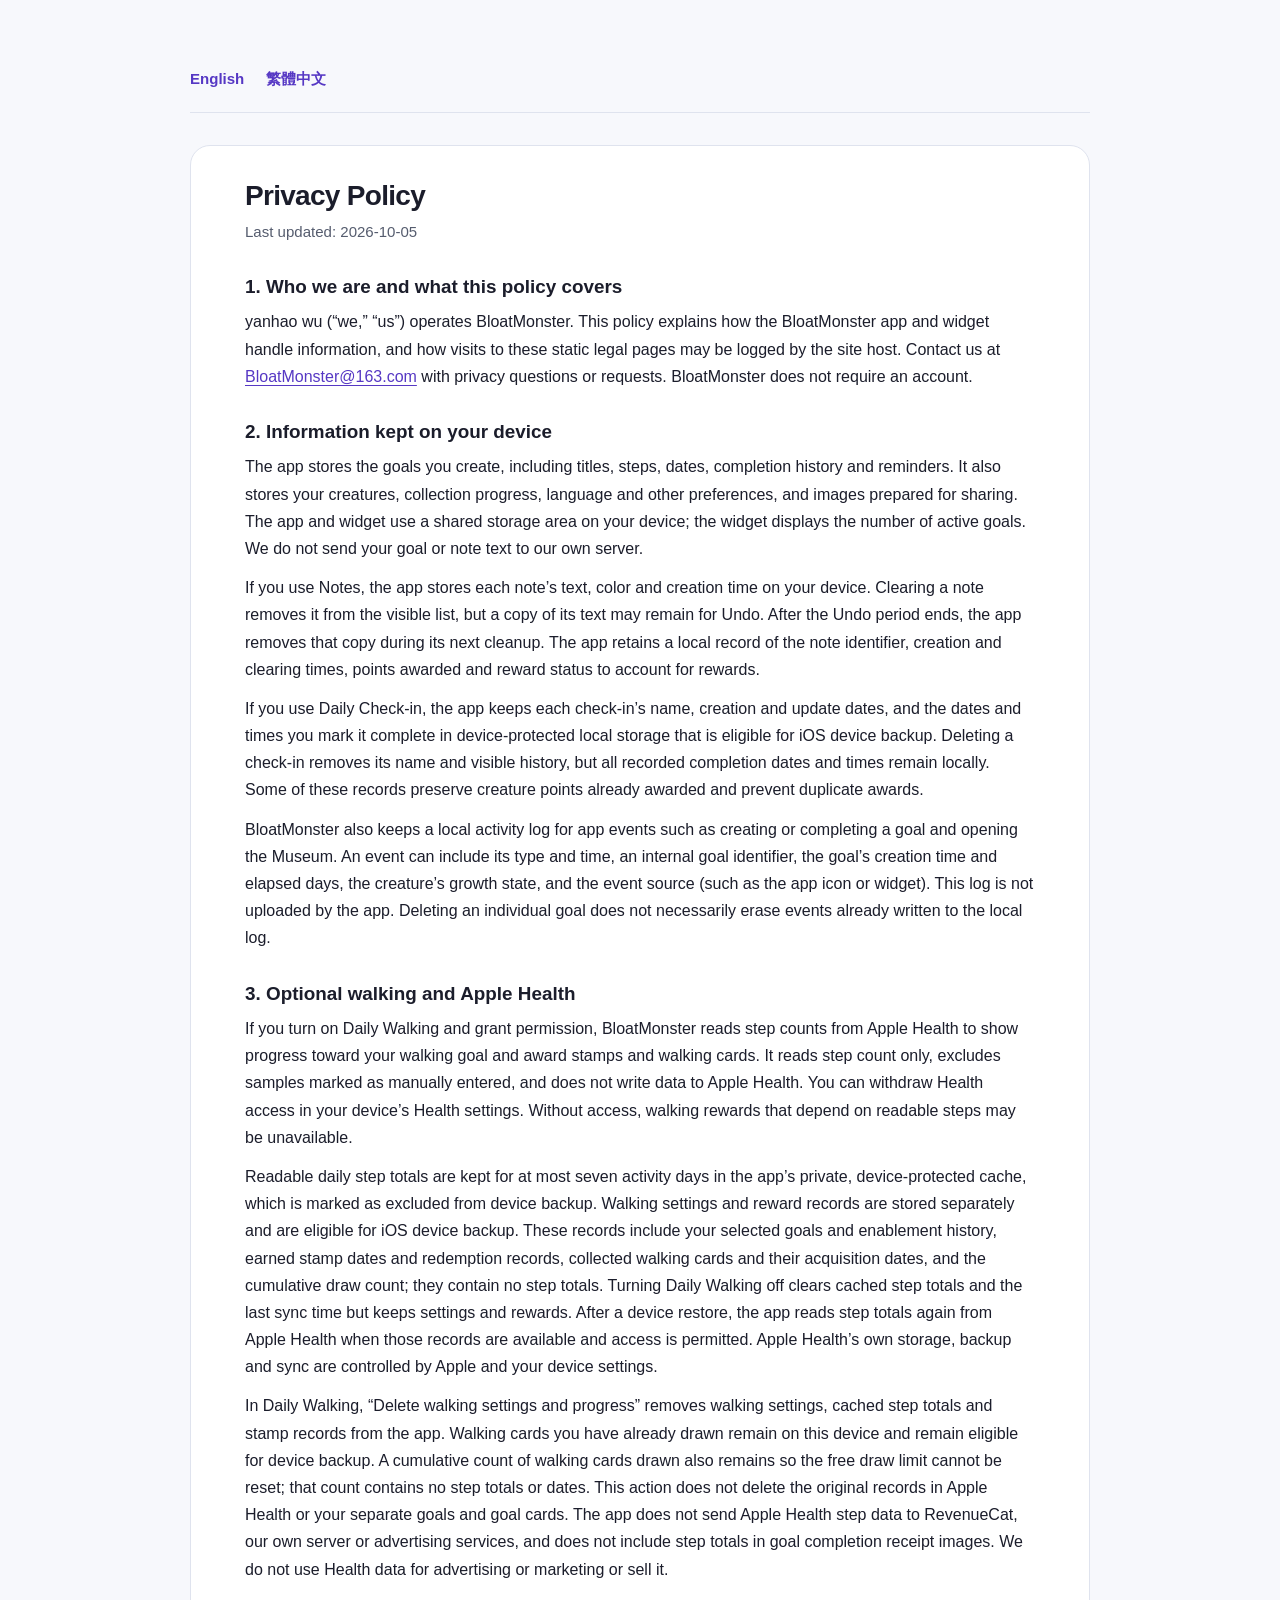
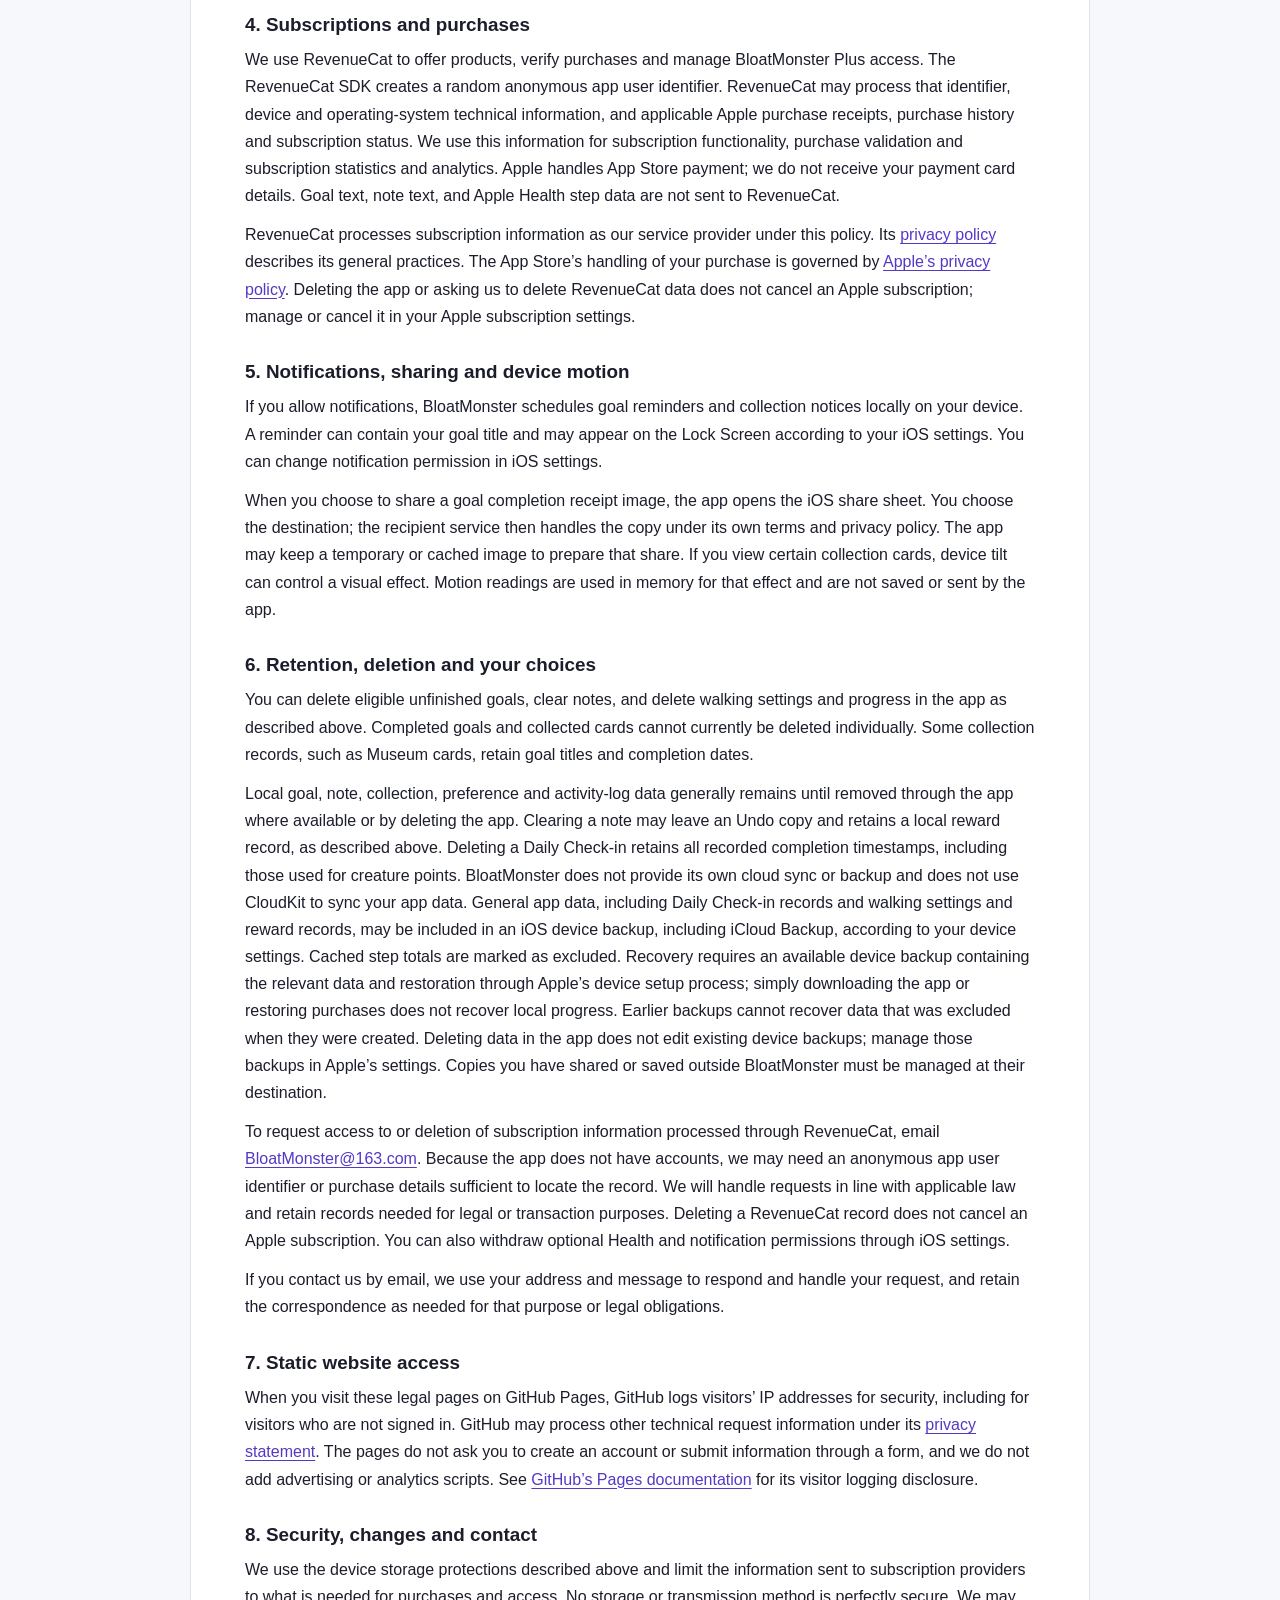
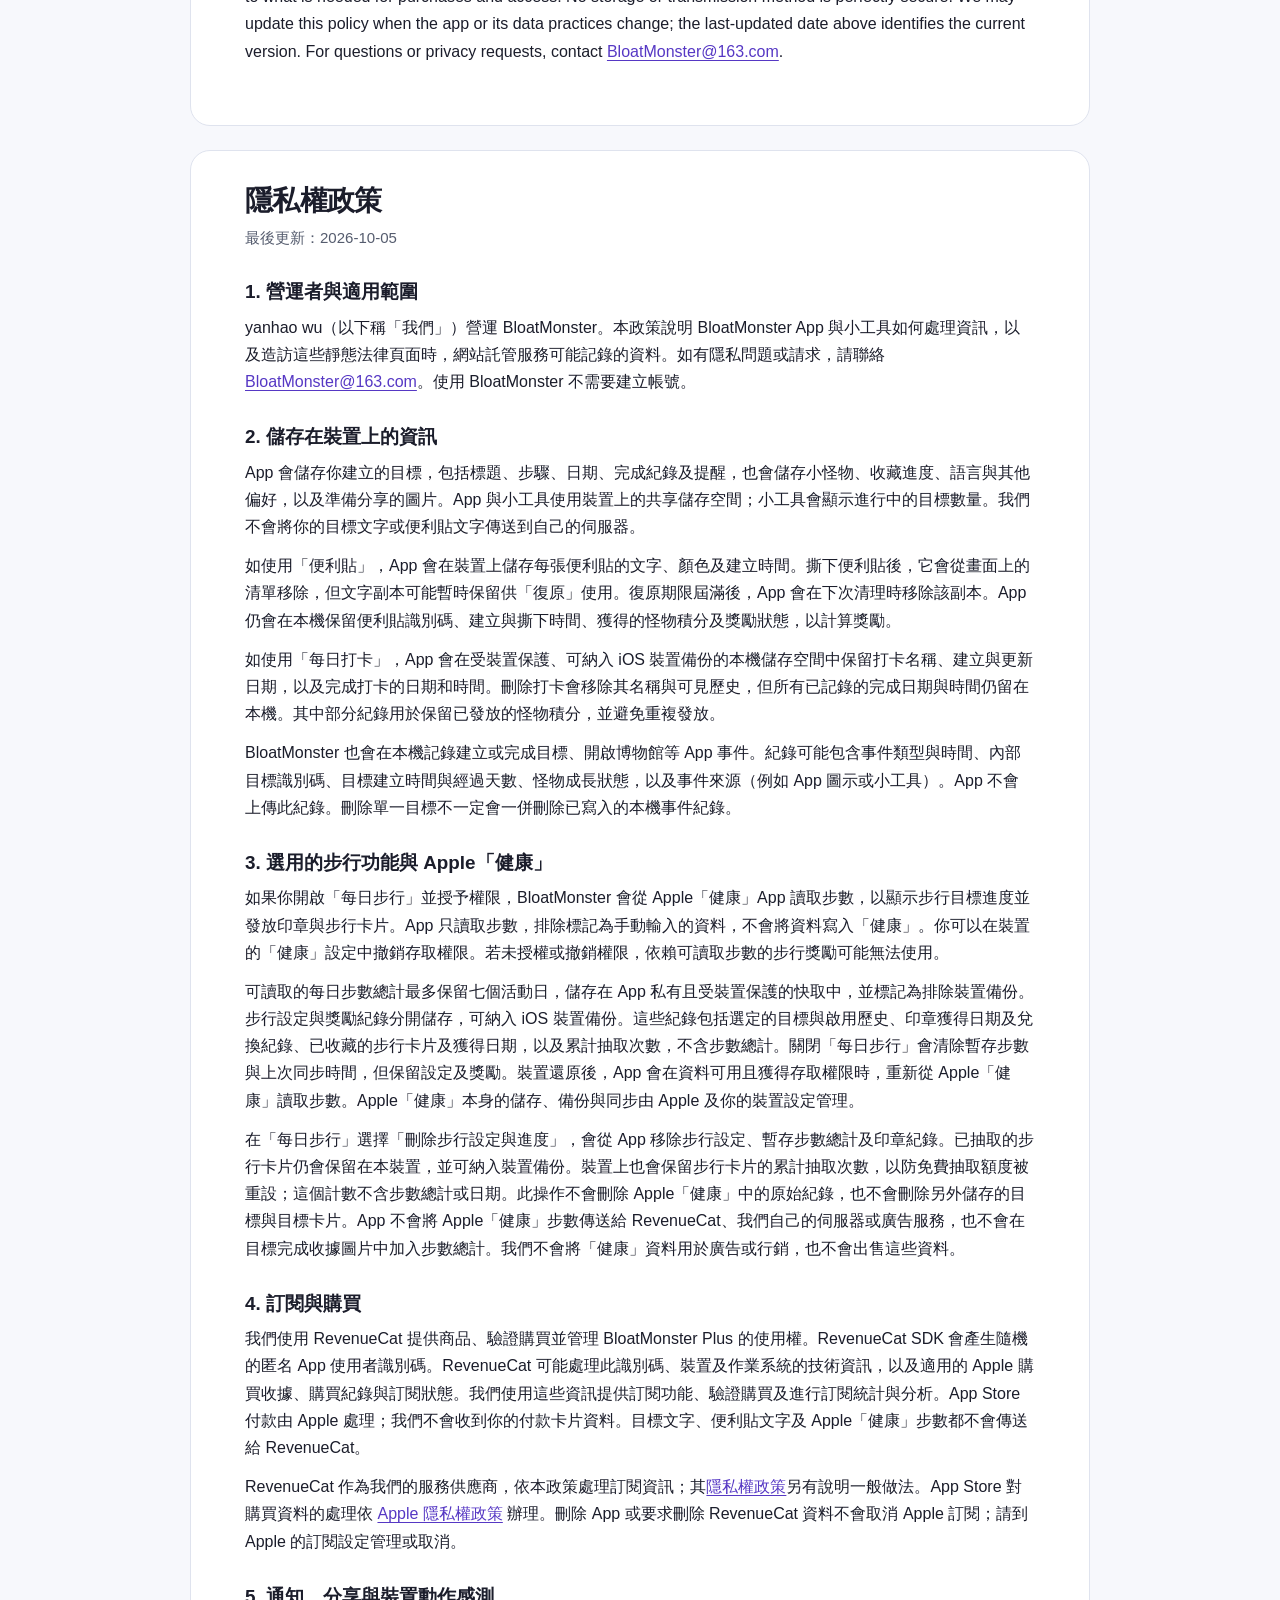
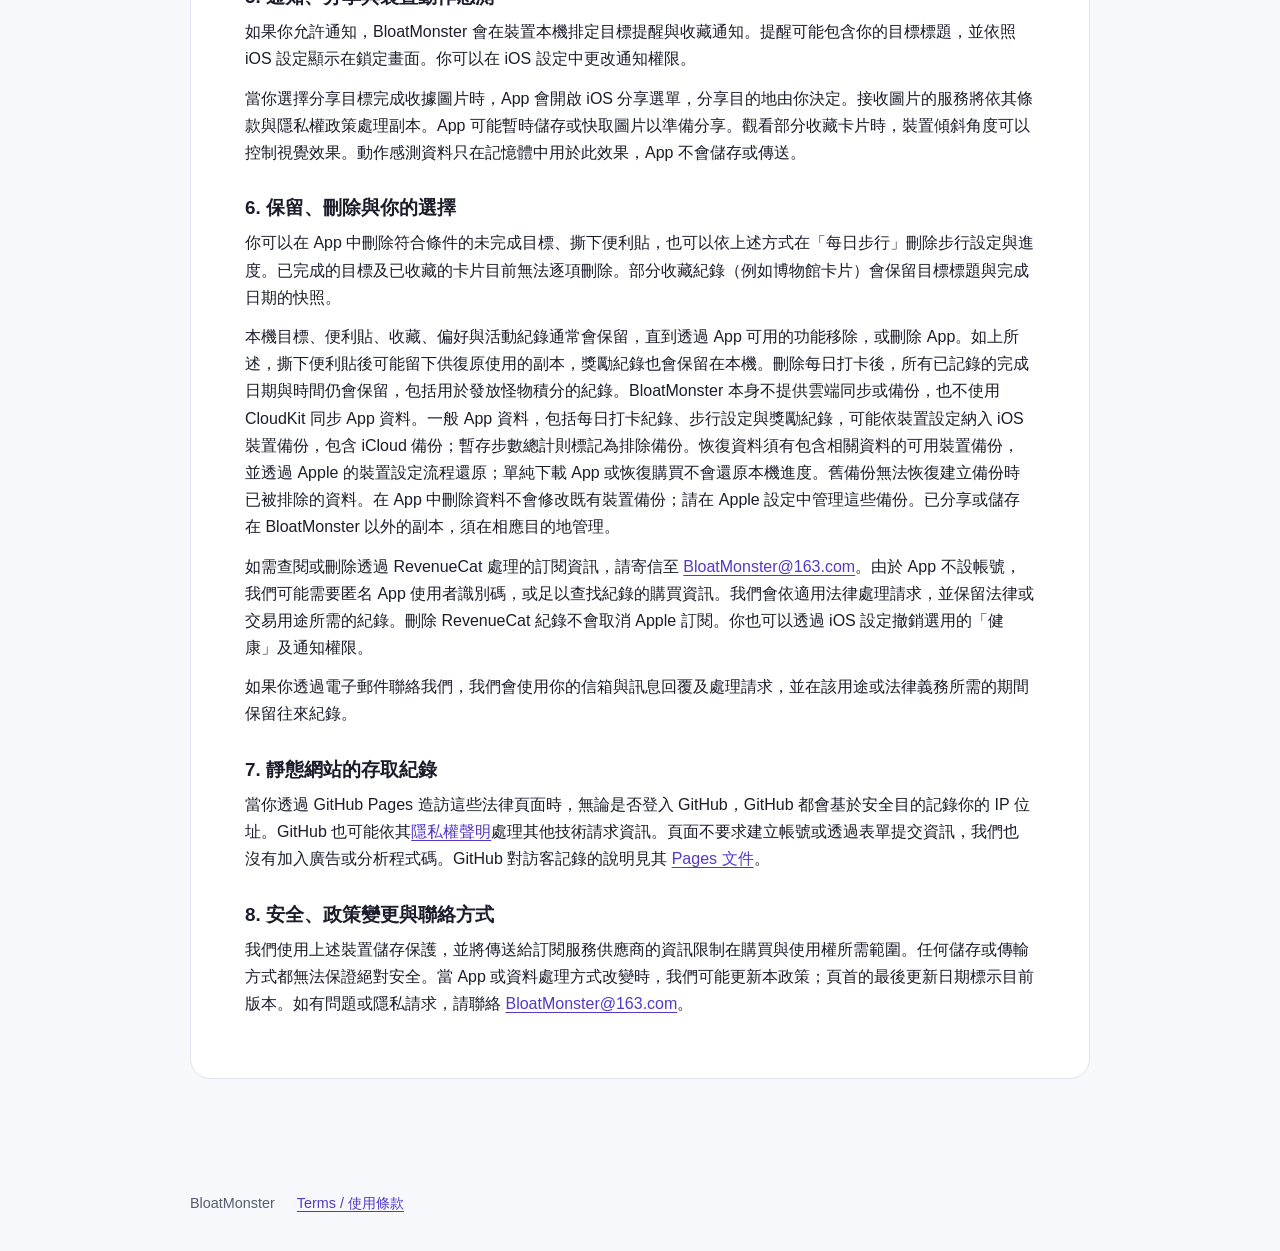
<file: privacy/index.html>
<!doctype html>
<html lang="en">
<head>
  <meta charset="utf-8">
  <meta name="viewport" content="width=device-width, initial-scale=1">
  <meta name="description" content="BloatMonster Privacy Policy in English and Traditional Chinese.">
  <title>Privacy Policy / 隱私權政策 · BloatMonster</title>
  <link rel="stylesheet" href="../assets/site.css">
</head>
<body>
  <main class="shell legal-main">
    <nav class="language-nav" aria-label="Choose a language / 選擇語言">
      <a href="#english">English</a>
      <a href="#zh-hant" lang="zh-Hant">繁體中文</a>
    </nav>

    <article class="legal-document" id="english" lang="en" aria-labelledby="english-title">
      <h1 id="english-title">Privacy Policy</h1>
      <p class="document-meta">Last updated: 2026-10-05</p>

      <section class="legal-section">
        <h2>1. Who we are and what this policy covers</h2>
        <p>yanhao wu (“we,” “us”) operates BloatMonster. This policy explains how the BloatMonster app and widget handle information, and how visits to these static legal pages may be logged by the site host. Contact us at <a href="mailto:BloatMonster@163.com">BloatMonster@163.com</a> with privacy questions or requests. BloatMonster does not require an account.</p>
      </section>

      <section class="legal-section">
        <h2>2. Information kept on your device</h2>
        <p>The app stores the goals you create, including titles, steps, dates, completion history and reminders. It also stores your creatures, collection progress, language and other preferences, and images prepared for sharing. The app and widget use a shared storage area on your device; the widget displays the number of active goals. We do not send your goal or note text to our own server.</p>
        <p>If you use Notes, the app stores each note’s text, color and creation time on your device. Clearing a note removes it from the visible list, but a copy of its text may remain for Undo. After the Undo period ends, the app removes that copy during its next cleanup. The app retains a local record of the note identifier, creation and clearing times, points awarded and reward status to account for rewards.</p>
        <p>If you use Daily Check-in, the app keeps each check-in’s name, creation and update dates, and the dates and times you mark it complete in device-protected local storage that is eligible for iOS device backup. Deleting a check-in removes its name and visible history, but all recorded completion dates and times remain locally. Some of these records preserve creature points already awarded and prevent duplicate awards.</p>
        <p>BloatMonster also keeps a local activity log for app events such as creating or completing a goal and opening the Museum. An event can include its type and time, an internal goal identifier, the goal’s creation time and elapsed days, the creature’s growth state, and the event source (such as the app icon or widget). This log is not uploaded by the app. Deleting an individual goal does not necessarily erase events already written to the local log.</p>
      </section>

      <section class="legal-section">
        <h2>3. Optional walking and Apple Health</h2>
        <p>If you turn on Daily Walking and grant permission, BloatMonster reads step counts from Apple Health to show progress toward your walking goal and award stamps and walking cards. It reads step count only, excludes samples marked as manually entered, and does not write data to Apple Health. You can withdraw Health access in your device’s Health settings. Without access, walking rewards that depend on readable steps may be unavailable.</p>
        <p>Readable daily step totals are kept for at most seven activity days in the app’s private, device-protected cache, which is marked as excluded from device backup. Walking settings and reward records are stored separately and are eligible for iOS device backup. These records include your selected goals and enablement history, earned stamp dates and redemption records, collected walking cards and their acquisition dates, and the cumulative draw count; they contain no step totals. Turning Daily Walking off clears cached step totals and the last sync time but keeps settings and rewards. After a device restore, the app reads step totals again from Apple Health when those records are available and access is permitted. Apple Health’s own storage, backup and sync are controlled by Apple and your device settings.</p>
        <p>In Daily Walking, “Delete walking settings and progress” removes walking settings, cached step totals and stamp records from the app. Walking cards you have already drawn remain on this device and remain eligible for device backup. A cumulative count of walking cards drawn also remains so the free draw limit cannot be reset; that count contains no step totals or dates. This action does not delete the original records in Apple Health or your separate goals and goal cards. The app does not send Apple Health step data to RevenueCat, our own server or advertising services, and does not include step totals in goal completion receipt images. We do not use Health data for advertising or marketing or sell it.</p>
      </section>

      <section class="legal-section">
        <h2>4. Subscriptions and purchases</h2>
        <p>We use RevenueCat to offer products, verify purchases and manage BloatMonster Plus access. The RevenueCat SDK creates a random anonymous app user identifier. RevenueCat may process that identifier, device and operating-system technical information, and applicable Apple purchase receipts, purchase history and subscription status. We use this information for subscription functionality, purchase validation and subscription statistics and analytics. Apple handles App Store payment; we do not receive your payment card details. Goal text, note text, and Apple Health step data are not sent to RevenueCat.</p>
        <p>RevenueCat processes subscription information as our service provider under this policy. Its <a href="https://www.revenuecat.com/privacy">privacy policy</a> describes its general practices. The App Store’s handling of your purchase is governed by <a href="https://www.apple.com/legal/privacy/">Apple’s privacy policy</a>. Deleting the app or asking us to delete RevenueCat data does not cancel an Apple subscription; manage or cancel it in your Apple subscription settings.</p>
      </section>

      <section class="legal-section">
        <h2>5. Notifications, sharing and device motion</h2>
        <p>If you allow notifications, BloatMonster schedules goal reminders and collection notices locally on your device. A reminder can contain your goal title and may appear on the Lock Screen according to your iOS settings. You can change notification permission in iOS settings.</p>
        <p>When you choose to share a goal completion receipt image, the app opens the iOS share sheet. You choose the destination; the recipient service then handles the copy under its own terms and privacy policy. The app may keep a temporary or cached image to prepare that share. If you view certain collection cards, device tilt can control a visual effect. Motion readings are used in memory for that effect and are not saved or sent by the app.</p>
      </section>

      <section class="legal-section">
        <h2>6. Retention, deletion and your choices</h2>
        <p>You can delete eligible unfinished goals, clear notes, and delete walking settings and progress in the app as described above. Completed goals and collected cards cannot currently be deleted individually. Some collection records, such as Museum cards, retain goal titles and completion dates.</p>
        <p>Local goal, note, collection, preference and activity-log data generally remains until removed through the app where available or by deleting the app. Clearing a note may leave an Undo copy and retains a local reward record, as described above. Deleting a Daily Check-in retains all recorded completion timestamps, including those used for creature points. BloatMonster does not provide its own cloud sync or backup and does not use CloudKit to sync your app data. General app data, including Daily Check-in records and walking settings and reward records, may be included in an iOS device backup, including iCloud Backup, according to your device settings. Cached step totals are marked as excluded. Recovery requires an available device backup containing the relevant data and restoration through Apple’s device setup process; simply downloading the app or restoring purchases does not recover local progress. Earlier backups cannot recover data that was excluded when they were created. Deleting data in the app does not edit existing device backups; manage those backups in Apple’s settings. Copies you have shared or saved outside BloatMonster must be managed at their destination.</p>
        <p>To request access to or deletion of subscription information processed through RevenueCat, email <a href="mailto:BloatMonster@163.com">BloatMonster@163.com</a>. Because the app does not have accounts, we may need an anonymous app user identifier or purchase details sufficient to locate the record. We will handle requests in line with applicable law and retain records needed for legal or transaction purposes. Deleting a RevenueCat record does not cancel an Apple subscription. You can also withdraw optional Health and notification permissions through iOS settings.</p>
        <p>If you contact us by email, we use your address and message to respond and handle your request, and retain the correspondence as needed for that purpose or legal obligations.</p>
      </section>

      <section class="legal-section">
        <h2>7. Static website access</h2>
        <p>When you visit these legal pages on GitHub Pages, GitHub logs visitors’ IP addresses for security, including for visitors who are not signed in. GitHub may process other technical request information under its <a href="https://docs.github.com/en/site-policy/privacy-policies/github-general-privacy-statement">privacy statement</a>. The pages do not ask you to create an account or submit information through a form, and we do not add advertising or analytics scripts. See <a href="https://docs.github.com/en/pages/getting-started-with-github-pages/what-is-github-pages">GitHub’s Pages documentation</a> for its visitor logging disclosure.</p>
      </section>

      <section class="legal-section">
        <h2>8. Security, changes and contact</h2>
        <p>We use the device storage protections described above and limit the information sent to subscription providers to what is needed for purchases and access. No storage or transmission method is perfectly secure. We may update this policy when the app or its data practices change; the last-updated date above identifies the current version. For questions or privacy requests, contact <a href="mailto:BloatMonster@163.com">BloatMonster@163.com</a>.</p>
      </section>
    </article>

    <article class="legal-document" id="zh-hant" lang="zh-Hant" aria-labelledby="zh-title">
      <h1 id="zh-title">隱私權政策</h1>
      <p class="document-meta">最後更新：2026-10-05</p>

      <section class="legal-section">
        <h2>1. 營運者與適用範圍</h2>
        <p>yanhao wu（以下稱「我們」）營運 BloatMonster。本政策說明 BloatMonster App 與小工具如何處理資訊，以及造訪這些靜態法律頁面時，網站託管服務可能記錄的資料。如有隱私問題或請求，請聯絡 <a href="mailto:BloatMonster@163.com">BloatMonster@163.com</a>。使用 BloatMonster 不需要建立帳號。</p>
      </section>

      <section class="legal-section">
        <h2>2. 儲存在裝置上的資訊</h2>
        <p>App 會儲存你建立的目標，包括標題、步驟、日期、完成紀錄及提醒，也會儲存小怪物、收藏進度、語言與其他偏好，以及準備分享的圖片。App 與小工具使用裝置上的共享儲存空間；小工具會顯示進行中的目標數量。我們不會將你的目標文字或便利貼文字傳送到自己的伺服器。</p>
        <p>如使用「便利貼」，App 會在裝置上儲存每張便利貼的文字、顏色及建立時間。撕下便利貼後，它會從畫面上的清單移除，但文字副本可能暫時保留供「復原」使用。復原期限屆滿後，App 會在下次清理時移除該副本。App 仍會在本機保留便利貼識別碼、建立與撕下時間、獲得的怪物積分及獎勵狀態，以計算獎勵。</p>
        <p>如使用「每日打卡」，App 會在受裝置保護、可納入 iOS 裝置備份的本機儲存空間中保留打卡名稱、建立與更新日期，以及完成打卡的日期和時間。刪除打卡會移除其名稱與可見歷史，但所有已記錄的完成日期與時間仍留在本機。其中部分紀錄用於保留已發放的怪物積分，並避免重複發放。</p>
        <p>BloatMonster 也會在本機記錄建立或完成目標、開啟博物館等 App 事件。紀錄可能包含事件類型與時間、內部目標識別碼、目標建立時間與經過天數、怪物成長狀態，以及事件來源（例如 App 圖示或小工具）。App 不會上傳此紀錄。刪除單一目標不一定會一併刪除已寫入的本機事件紀錄。</p>
      </section>

      <section class="legal-section">
        <h2>3. 選用的步行功能與 Apple「健康」</h2>
        <p>如果你開啟「每日步行」並授予權限，BloatMonster 會從 Apple「健康」App 讀取步數，以顯示步行目標進度並發放印章與步行卡片。App 只讀取步數，排除標記為手動輸入的資料，不會將資料寫入「健康」。你可以在裝置的「健康」設定中撤銷存取權限。若未授權或撤銷權限，依賴可讀取步數的步行獎勵可能無法使用。</p>
        <p>可讀取的每日步數總計最多保留七個活動日，儲存在 App 私有且受裝置保護的快取中，並標記為排除裝置備份。步行設定與獎勵紀錄分開儲存，可納入 iOS 裝置備份。這些紀錄包括選定的目標與啟用歷史、印章獲得日期及兌換紀錄、已收藏的步行卡片及獲得日期，以及累計抽取次數，不含步數總計。關閉「每日步行」會清除暫存步數與上次同步時間，但保留設定及獎勵。裝置還原後，App 會在資料可用且獲得存取權限時，重新從 Apple「健康」讀取步數。Apple「健康」本身的儲存、備份與同步由 Apple 及你的裝置設定管理。</p>
        <p>在「每日步行」選擇「刪除步行設定與進度」，會從 App 移除步行設定、暫存步數總計及印章紀錄。已抽取的步行卡片仍會保留在本裝置，並可納入裝置備份。裝置上也會保留步行卡片的累計抽取次數，以防免費抽取額度被重設；這個計數不含步數總計或日期。此操作不會刪除 Apple「健康」中的原始紀錄，也不會刪除另外儲存的目標與目標卡片。App 不會將 Apple「健康」步數傳送給 RevenueCat、我們自己的伺服器或廣告服務，也不會在目標完成收據圖片中加入步數總計。我們不會將「健康」資料用於廣告或行銷，也不會出售這些資料。</p>
      </section>

      <section class="legal-section">
        <h2>4. 訂閱與購買</h2>
        <p>我們使用 RevenueCat 提供商品、驗證購買並管理 BloatMonster Plus 的使用權。RevenueCat SDK 會產生隨機的匿名 App 使用者識別碼。RevenueCat 可能處理此識別碼、裝置及作業系統的技術資訊，以及適用的 Apple 購買收據、購買紀錄與訂閱狀態。我們使用這些資訊提供訂閱功能、驗證購買及進行訂閱統計與分析。App Store 付款由 Apple 處理；我們不會收到你的付款卡片資料。目標文字、便利貼文字及 Apple「健康」步數都不會傳送給 RevenueCat。</p>
        <p>RevenueCat 作為我們的服務供應商，依本政策處理訂閱資訊；其<a href="https://www.revenuecat.com/privacy">隱私權政策</a>另有說明一般做法。App Store 對購買資料的處理依 <a href="https://www.apple.com/legal/privacy/">Apple 隱私權政策</a> 辦理。刪除 App 或要求刪除 RevenueCat 資料不會取消 Apple 訂閱；請到 Apple 的訂閱設定管理或取消。</p>
      </section>

      <section class="legal-section">
        <h2>5. 通知、分享與裝置動作感測</h2>
        <p>如果你允許通知，BloatMonster 會在裝置本機排定目標提醒與收藏通知。提醒可能包含你的目標標題，並依照 iOS 設定顯示在鎖定畫面。你可以在 iOS 設定中更改通知權限。</p>
        <p>當你選擇分享目標完成收據圖片時，App 會開啟 iOS 分享選單，分享目的地由你決定。接收圖片的服務將依其條款與隱私權政策處理副本。App 可能暫時儲存或快取圖片以準備分享。觀看部分收藏卡片時，裝置傾斜角度可以控制視覺效果。動作感測資料只在記憶體中用於此效果，App 不會儲存或傳送。</p>
      </section>

      <section class="legal-section">
        <h2>6. 保留、刪除與你的選擇</h2>
        <p>你可以在 App 中刪除符合條件的未完成目標、撕下便利貼，也可以依上述方式在「每日步行」刪除步行設定與進度。已完成的目標及已收藏的卡片目前無法逐項刪除。部分收藏紀錄（例如博物館卡片）會保留目標標題與完成日期的快照。</p>
        <p>本機目標、便利貼、收藏、偏好與活動紀錄通常會保留，直到透過 App 可用的功能移除，或刪除 App。如上所述，撕下便利貼後可能留下供復原使用的副本，獎勵紀錄也會保留在本機。刪除每日打卡後，所有已記錄的完成日期與時間仍會保留，包括用於發放怪物積分的紀錄。BloatMonster 本身不提供雲端同步或備份，也不使用 CloudKit 同步 App 資料。一般 App 資料，包括每日打卡紀錄、步行設定與獎勵紀錄，可能依裝置設定納入 iOS 裝置備份，包含 iCloud 備份；暫存步數總計則標記為排除備份。恢復資料須有包含相關資料的可用裝置備份，並透過 Apple 的裝置設定流程還原；單純下載 App 或恢復購買不會還原本機進度。舊備份無法恢復建立備份時已被排除的資料。在 App 中刪除資料不會修改既有裝置備份；請在 Apple 設定中管理這些備份。已分享或儲存在 BloatMonster 以外的副本，須在相應目的地管理。</p>
        <p>如需查閱或刪除透過 RevenueCat 處理的訂閱資訊，請寄信至 <a href="mailto:BloatMonster@163.com">BloatMonster@163.com</a>。由於 App 不設帳號，我們可能需要匿名 App 使用者識別碼，或足以查找紀錄的購買資訊。我們會依適用法律處理請求，並保留法律或交易用途所需的紀錄。刪除 RevenueCat 紀錄不會取消 Apple 訂閱。你也可以透過 iOS 設定撤銷選用的「健康」及通知權限。</p>
        <p>如果你透過電子郵件聯絡我們，我們會使用你的信箱與訊息回覆及處理請求，並在該用途或法律義務所需的期間保留往來紀錄。</p>
      </section>

      <section class="legal-section">
        <h2>7. 靜態網站的存取紀錄</h2>
        <p>當你透過 GitHub Pages 造訪這些法律頁面時，無論是否登入 GitHub，GitHub 都會基於安全目的記錄你的 IP 位址。GitHub 也可能依其<a href="https://docs.github.com/en/site-policy/privacy-policies/github-general-privacy-statement">隱私權聲明</a>處理其他技術請求資訊。頁面不要求建立帳號或透過表單提交資訊，我們也沒有加入廣告或分析程式碼。GitHub 對訪客記錄的說明見其 <a href="https://docs.github.com/en/pages/getting-started-with-github-pages/what-is-github-pages">Pages 文件</a>。</p>
      </section>

      <section class="legal-section">
        <h2>8. 安全、政策變更與聯絡方式</h2>
        <p>我們使用上述裝置儲存保護，並將傳送給訂閱服務供應商的資訊限制在購買與使用權所需範圍。任何儲存或傳輸方式都無法保證絕對安全。當 App 或資料處理方式改變時，我們可能更新本政策；頁首的最後更新日期標示目前版本。如有問題或隱私請求，請聯絡 <a href="mailto:BloatMonster@163.com">BloatMonster@163.com</a>。</p>
      </section>
    </article>
  </main>

  <footer class="site-footer shell">
    <span>BloatMonster</span>
    <a href="../terms/">Terms / 使用條款</a>
  </footer>
</body>
</html>
</file>
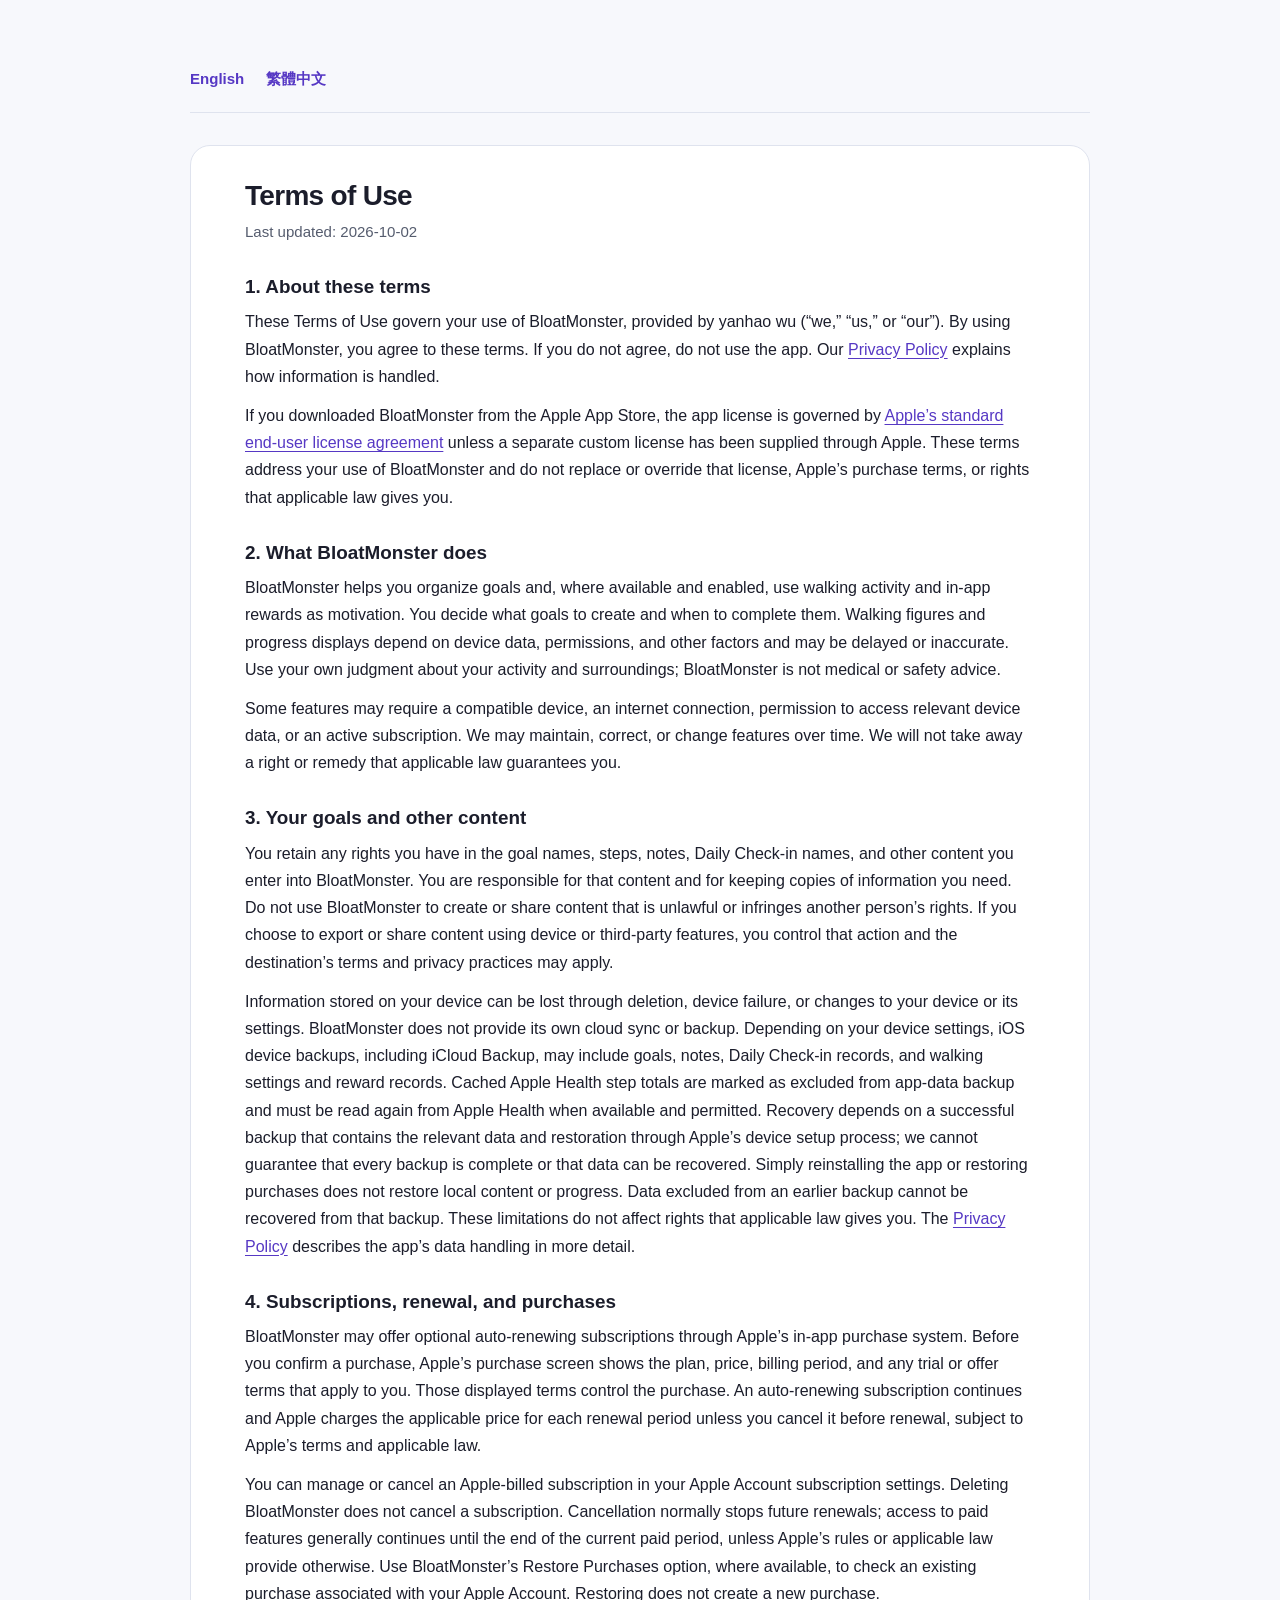
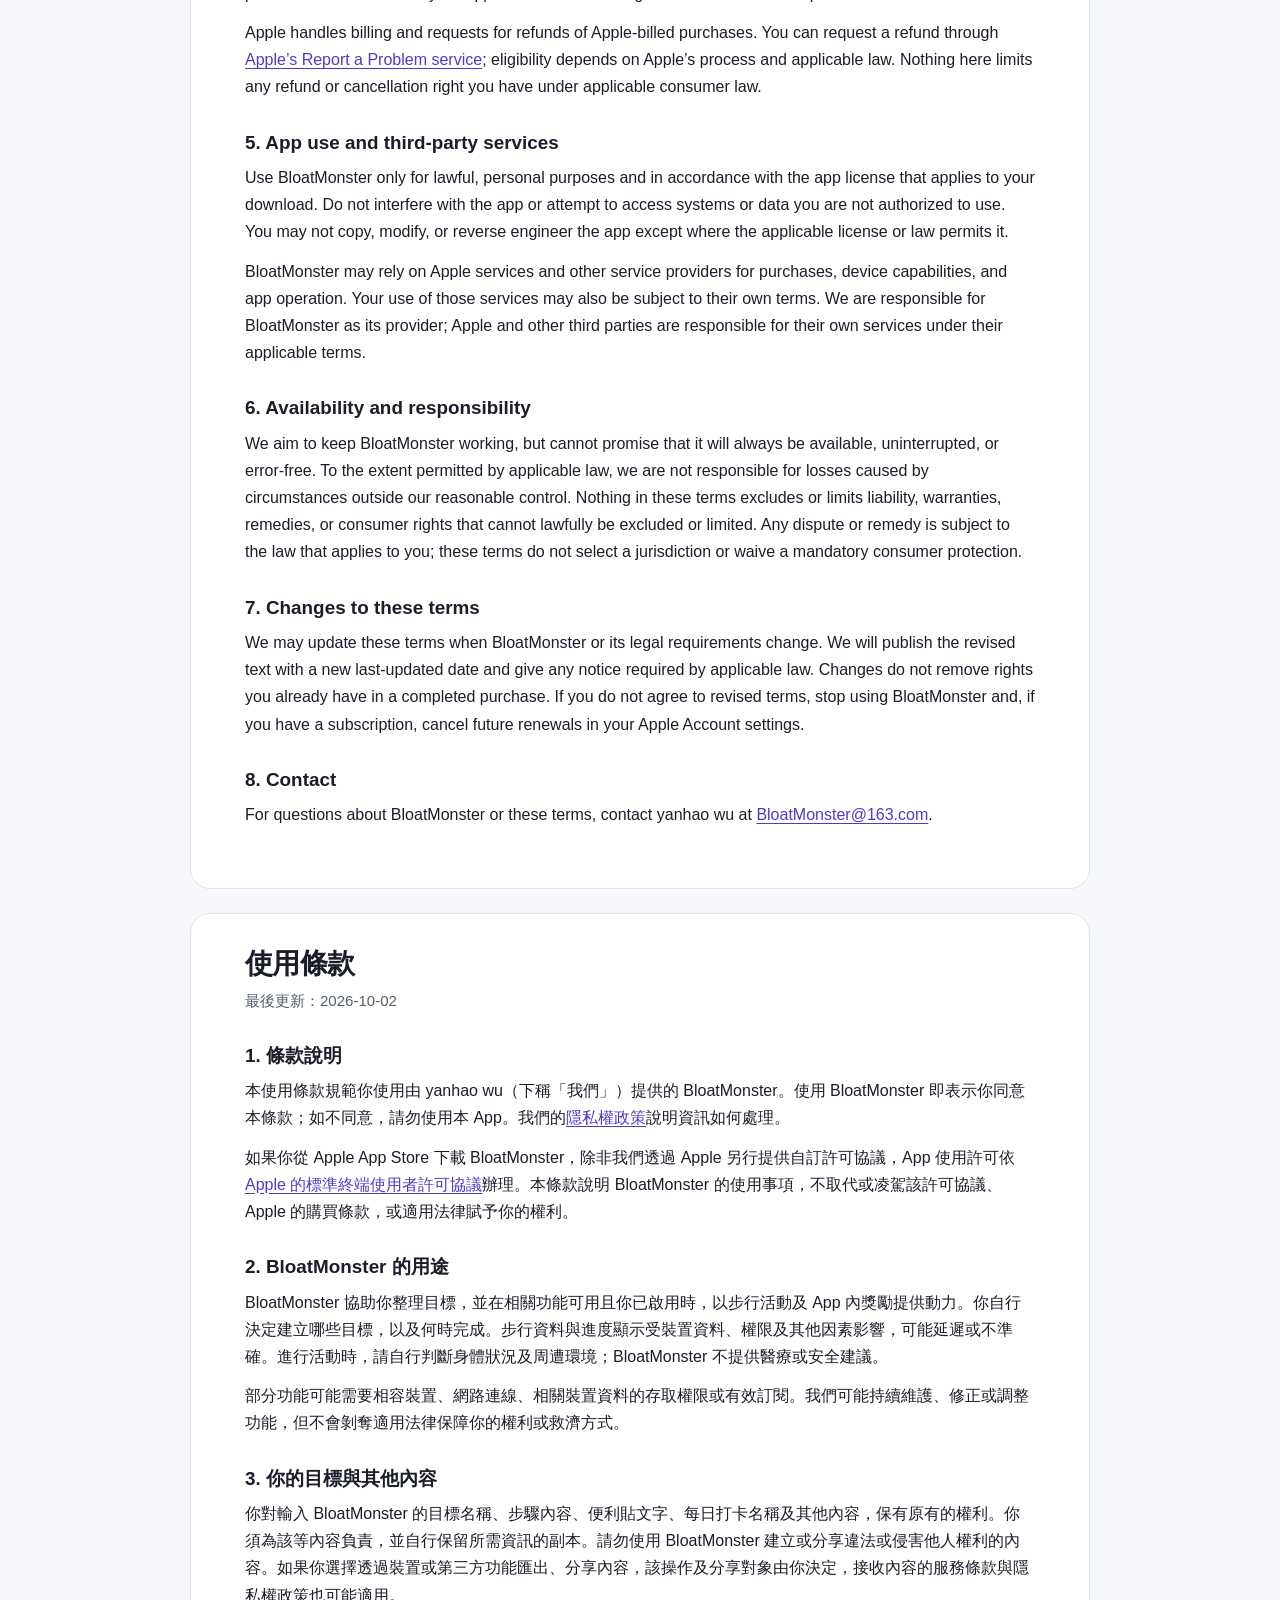
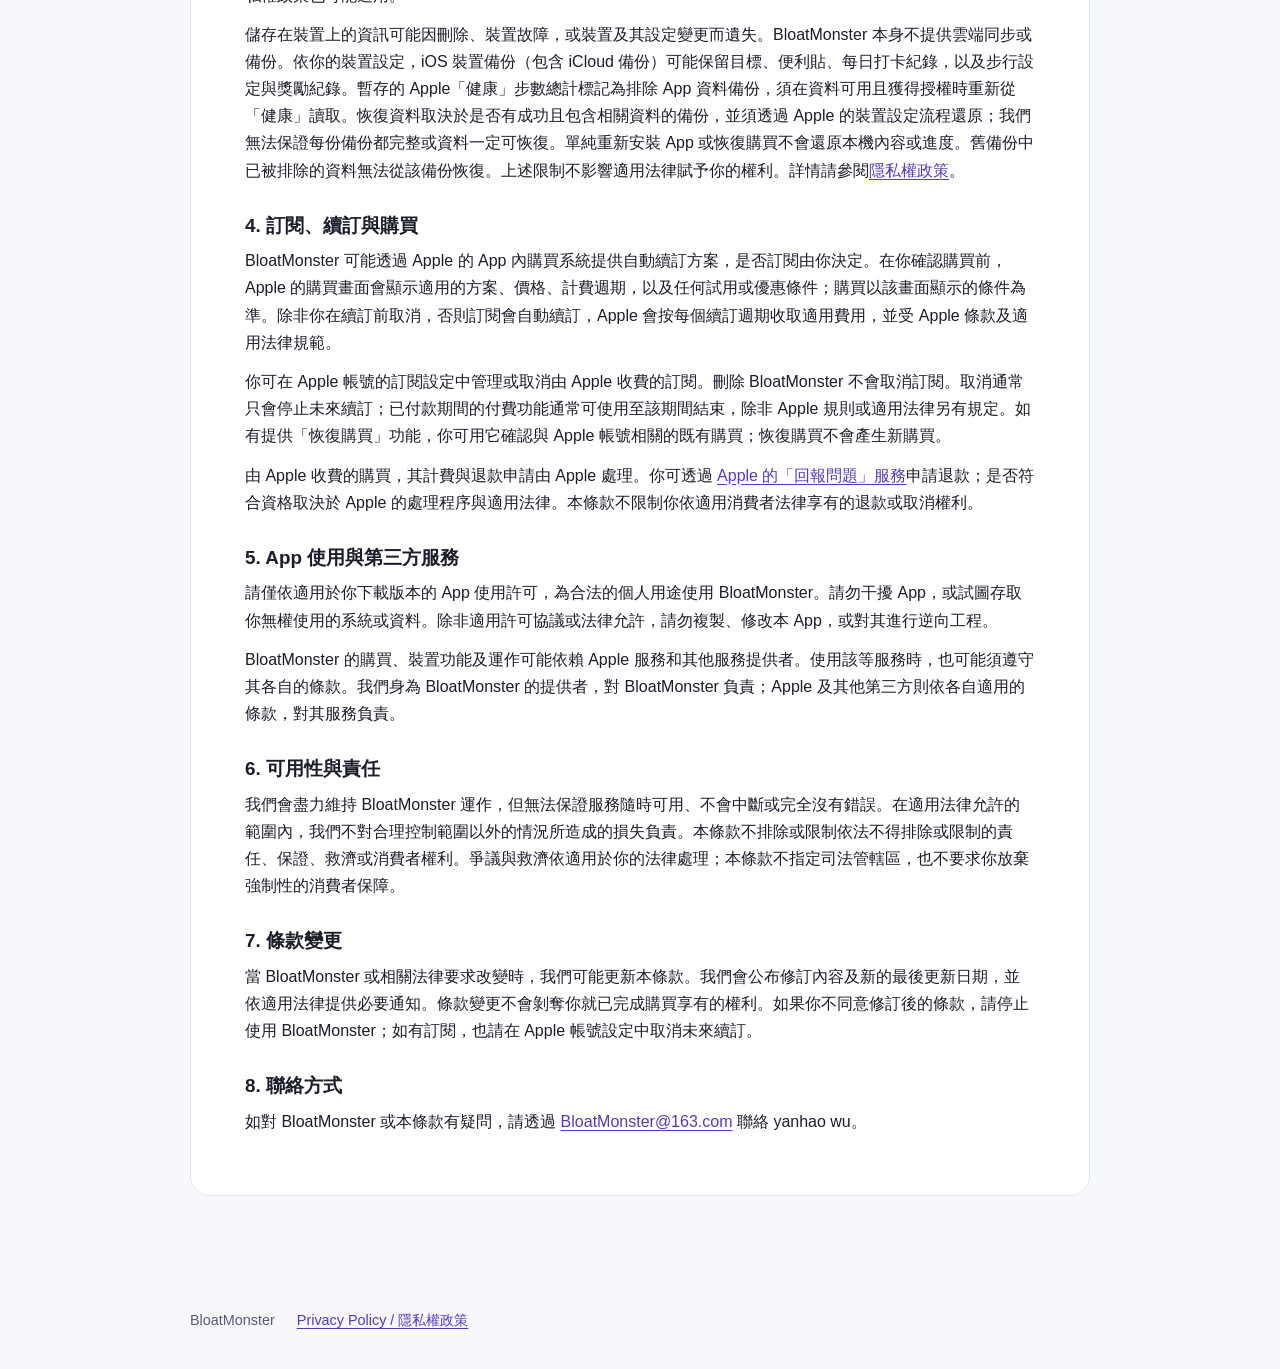
<file: terms/index.html>
<!doctype html>
<html lang="en">
  <head>
    <meta charset="utf-8">
    <meta name="viewport" content="width=device-width, initial-scale=1">
    <meta name="description" content="Terms of Use for BloatMonster, available in English and Traditional Chinese.">
    <title>Terms of Use · BloatMonster</title>
    <link rel="stylesheet" href="../assets/site.css">
  </head>
  <body>
    <main class="shell legal-main">
      <nav class="language-nav" aria-label="Language">
        <a href="#english">English</a>
        <a href="#zh-hant" lang="zh-Hant">繁體中文</a>
      </nav>

      <article class="legal-document" id="english" lang="en">
        <h1>Terms of Use</h1>
        <p class="document-meta">Last updated: 2026-10-02</p>

        <section class="legal-section">
          <h2>1. About these terms</h2>
          <p>These Terms of Use govern your use of BloatMonster, provided by yanhao wu (“we,” “us,” or “our”). By using BloatMonster, you agree to these terms. If you do not agree, do not use the app. Our <a href="../privacy/">Privacy Policy</a> explains how information is handled.</p>
          <p>If you downloaded BloatMonster from the Apple App Store, the app license is governed by <a href="https://www.apple.com/legal/internet-services/itunes/dev/stdeula/">Apple’s standard end-user license agreement</a> unless a separate custom license has been supplied through Apple. These terms address your use of BloatMonster and do not replace or override that license, Apple’s purchase terms, or rights that applicable law gives you.</p>
        </section>

        <section class="legal-section">
          <h2>2. What BloatMonster does</h2>
          <p>BloatMonster helps you organize goals and, where available and enabled, use walking activity and in-app rewards as motivation. You decide what goals to create and when to complete them. Walking figures and progress displays depend on device data, permissions, and other factors and may be delayed or inaccurate. Use your own judgment about your activity and surroundings; BloatMonster is not medical or safety advice.</p>
          <p>Some features may require a compatible device, an internet connection, permission to access relevant device data, or an active subscription. We may maintain, correct, or change features over time. We will not take away a right or remedy that applicable law guarantees you.</p>
        </section>

        <section class="legal-section">
          <h2>3. Your goals and other content</h2>
          <p>You retain any rights you have in the goal names, steps, notes, Daily Check-in names, and other content you enter into BloatMonster. You are responsible for that content and for keeping copies of information you need. Do not use BloatMonster to create or share content that is unlawful or infringes another person’s rights. If you choose to export or share content using device or third-party features, you control that action and the destination’s terms and privacy practices may apply.</p>
          <p>Information stored on your device can be lost through deletion, device failure, or changes to your device or its settings. BloatMonster does not provide its own cloud sync or backup. Depending on your device settings, iOS device backups, including iCloud Backup, may include goals, notes, Daily Check-in records, and walking settings and reward records. Cached Apple Health step totals are marked as excluded from app-data backup and must be read again from Apple Health when available and permitted. Recovery depends on a successful backup that contains the relevant data and restoration through Apple’s device setup process; we cannot guarantee that every backup is complete or that data can be recovered. Simply reinstalling the app or restoring purchases does not restore local content or progress. Data excluded from an earlier backup cannot be recovered from that backup. These limitations do not affect rights that applicable law gives you. The <a href="../privacy/">Privacy Policy</a> describes the app’s data handling in more detail.</p>
        </section>

        <section class="legal-section">
          <h2>4. Subscriptions, renewal, and purchases</h2>
          <p>BloatMonster may offer optional auto-renewing subscriptions through Apple’s in-app purchase system. Before you confirm a purchase, Apple’s purchase screen shows the plan, price, billing period, and any trial or offer terms that apply to you. Those displayed terms control the purchase. An auto-renewing subscription continues and Apple charges the applicable price for each renewal period unless you cancel it before renewal, subject to Apple’s terms and applicable law.</p>
          <p>You can manage or cancel an Apple-billed subscription in your Apple Account subscription settings. Deleting BloatMonster does not cancel a subscription. Cancellation normally stops future renewals; access to paid features generally continues until the end of the current paid period, unless Apple’s rules or applicable law provide otherwise. Use BloatMonster’s Restore Purchases option, where available, to check an existing purchase associated with your Apple Account. Restoring does not create a new purchase.</p>
          <p>Apple handles billing and requests for refunds of Apple-billed purchases. You can request a refund through <a href="https://reportaproblem.apple.com/">Apple’s Report a Problem service</a>; eligibility depends on Apple’s process and applicable law. Nothing here limits any refund or cancellation right you have under applicable consumer law.</p>
        </section>

        <section class="legal-section">
          <h2>5. App use and third-party services</h2>
          <p>Use BloatMonster only for lawful, personal purposes and in accordance with the app license that applies to your download. Do not interfere with the app or attempt to access systems or data you are not authorized to use. You may not copy, modify, or reverse engineer the app except where the applicable license or law permits it.</p>
          <p>BloatMonster may rely on Apple services and other service providers for purchases, device capabilities, and app operation. Your use of those services may also be subject to their own terms. We are responsible for BloatMonster as its provider; Apple and other third parties are responsible for their own services under their applicable terms.</p>
        </section>

        <section class="legal-section">
          <h2>6. Availability and responsibility</h2>
          <p>We aim to keep BloatMonster working, but cannot promise that it will always be available, uninterrupted, or error-free. To the extent permitted by applicable law, we are not responsible for losses caused by circumstances outside our reasonable control. Nothing in these terms excludes or limits liability, warranties, remedies, or consumer rights that cannot lawfully be excluded or limited. Any dispute or remedy is subject to the law that applies to you; these terms do not select a jurisdiction or waive a mandatory consumer protection.</p>
        </section>

        <section class="legal-section">
          <h2>7. Changes to these terms</h2>
          <p>We may update these terms when BloatMonster or its legal requirements change. We will publish the revised text with a new last-updated date and give any notice required by applicable law. Changes do not remove rights you already have in a completed purchase. If you do not agree to revised terms, stop using BloatMonster and, if you have a subscription, cancel future renewals in your Apple Account settings.</p>
        </section>

        <section class="legal-section">
          <h2>8. Contact</h2>
          <p>For questions about BloatMonster or these terms, contact yanhao wu at <a href="mailto:BloatMonster@163.com">BloatMonster@163.com</a>.</p>
        </section>
      </article>

      <article class="legal-document" id="zh-hant" lang="zh-Hant">
        <h1>使用條款</h1>
        <p class="document-meta">最後更新：2026-10-02</p>

        <section class="legal-section">
          <h2>1. 條款說明</h2>
          <p>本使用條款規範你使用由 yanhao wu（下稱「我們」）提供的 BloatMonster。使用 BloatMonster 即表示你同意本條款；如不同意，請勿使用本 App。我們的<a href="../privacy/">隱私權政策</a>說明資訊如何處理。</p>
          <p>如果你從 Apple App Store 下載 BloatMonster，除非我們透過 Apple 另行提供自訂許可協議，App 使用許可依 <a href="https://www.apple.com/legal/internet-services/itunes/dev/stdeula/">Apple 的標準終端使用者許可協議</a>辦理。本條款說明 BloatMonster 的使用事項，不取代或凌駕該許可協議、Apple 的購買條款，或適用法律賦予你的權利。</p>
        </section>

        <section class="legal-section">
          <h2>2. BloatMonster 的用途</h2>
          <p>BloatMonster 協助你整理目標，並在相關功能可用且你已啟用時，以步行活動及 App 內獎勵提供動力。你自行決定建立哪些目標，以及何時完成。步行資料與進度顯示受裝置資料、權限及其他因素影響，可能延遲或不準確。進行活動時，請自行判斷身體狀況及周遭環境；BloatMonster 不提供醫療或安全建議。</p>
          <p>部分功能可能需要相容裝置、網路連線、相關裝置資料的存取權限或有效訂閱。我們可能持續維護、修正或調整功能，但不會剝奪適用法律保障你的權利或救濟方式。</p>
        </section>

        <section class="legal-section">
          <h2>3. 你的目標與其他內容</h2>
          <p>你對輸入 BloatMonster 的目標名稱、步驟內容、便利貼文字、每日打卡名稱及其他內容，保有原有的權利。你須為該等內容負責，並自行保留所需資訊的副本。請勿使用 BloatMonster 建立或分享違法或侵害他人權利的內容。如果你選擇透過裝置或第三方功能匯出、分享內容，該操作及分享對象由你決定，接收內容的服務條款與隱私權政策也可能適用。</p>
          <p>儲存在裝置上的資訊可能因刪除、裝置故障，或裝置及其設定變更而遺失。BloatMonster 本身不提供雲端同步或備份。依你的裝置設定，iOS 裝置備份（包含 iCloud 備份）可能保留目標、便利貼、每日打卡紀錄，以及步行設定與獎勵紀錄。暫存的 Apple「健康」步數總計標記為排除 App 資料備份，須在資料可用且獲得授權時重新從「健康」讀取。恢復資料取決於是否有成功且包含相關資料的備份，並須透過 Apple 的裝置設定流程還原；我們無法保證每份備份都完整或資料一定可恢復。單純重新安裝 App 或恢復購買不會還原本機內容或進度。舊備份中已被排除的資料無法從該備份恢復。上述限制不影響適用法律賦予你的權利。詳情請參閱<a href="../privacy/">隱私權政策</a>。</p>
        </section>

        <section class="legal-section">
          <h2>4. 訂閱、續訂與購買</h2>
          <p>BloatMonster 可能透過 Apple 的 App 內購買系統提供自動續訂方案，是否訂閱由你決定。在你確認購買前，Apple 的購買畫面會顯示適用的方案、價格、計費週期，以及任何試用或優惠條件；購買以該畫面顯示的條件為準。除非你在續訂前取消，否則訂閱會自動續訂，Apple 會按每個續訂週期收取適用費用，並受 Apple 條款及適用法律規範。</p>
          <p>你可在 Apple 帳號的訂閱設定中管理或取消由 Apple 收費的訂閱。刪除 BloatMonster 不會取消訂閱。取消通常只會停止未來續訂；已付款期間的付費功能通常可使用至該期間結束，除非 Apple 規則或適用法律另有規定。如有提供「恢復購買」功能，你可用它確認與 Apple 帳號相關的既有購買；恢復購買不會產生新購買。</p>
          <p>由 Apple 收費的購買，其計費與退款申請由 Apple 處理。你可透過 <a href="https://reportaproblem.apple.com/">Apple 的「回報問題」服務</a>申請退款；是否符合資格取決於 Apple 的處理程序與適用法律。本條款不限制你依適用消費者法律享有的退款或取消權利。</p>
        </section>

        <section class="legal-section">
          <h2>5. App 使用與第三方服務</h2>
          <p>請僅依適用於你下載版本的 App 使用許可，為合法的個人用途使用 BloatMonster。請勿干擾 App，或試圖存取你無權使用的系統或資料。除非適用許可協議或法律允許，請勿複製、修改本 App，或對其進行逆向工程。</p>
          <p>BloatMonster 的購買、裝置功能及運作可能依賴 Apple 服務和其他服務提供者。使用該等服務時，也可能須遵守其各自的條款。我們身為 BloatMonster 的提供者，對 BloatMonster 負責；Apple 及其他第三方則依各自適用的條款，對其服務負責。</p>
        </section>

        <section class="legal-section">
          <h2>6. 可用性與責任</h2>
          <p>我們會盡力維持 BloatMonster 運作，但無法保證服務隨時可用、不會中斷或完全沒有錯誤。在適用法律允許的範圍內，我們不對合理控制範圍以外的情況所造成的損失負責。本條款不排除或限制依法不得排除或限制的責任、保證、救濟或消費者權利。爭議與救濟依適用於你的法律處理；本條款不指定司法管轄區，也不要求你放棄強制性的消費者保障。</p>
        </section>

        <section class="legal-section">
          <h2>7. 條款變更</h2>
          <p>當 BloatMonster 或相關法律要求改變時，我們可能更新本條款。我們會公布修訂內容及新的最後更新日期，並依適用法律提供必要通知。條款變更不會剝奪你就已完成購買享有的權利。如果你不同意修訂後的條款，請停止使用 BloatMonster；如有訂閱，也請在 Apple 帳號設定中取消未來續訂。</p>
        </section>

        <section class="legal-section">
          <h2>8. 聯絡方式</h2>
          <p>如對 BloatMonster 或本條款有疑問，請透過 <a href="mailto:BloatMonster@163.com">BloatMonster@163.com</a> 聯絡 yanhao wu。</p>
        </section>
      </article>
    </main>

    <footer class="site-footer shell">
      <span>BloatMonster</span>
      <a href="../privacy/">Privacy Policy / 隱私權政策</a>
    </footer>
  </body>
</html>
</file>
<file: assets/site.css>
:root {
  color-scheme: light;
  --page: #f7f8fc;
  --surface: #fff;
  --ink: #1b1d2b;
  --muted: #555c6e;
  --line: #dfe3ee;
  --accent: #5638c4;
  font-family: -apple-system, BlinkMacSystemFont, "Segoe UI", "Noto Sans TC", sans-serif;
  font-size: 16px;
}

* { box-sizing: border-box; }
html { scroll-behavior: smooth; }
body {
  margin: 0;
  background: var(--page);
  color: var(--ink);
  line-height: 1.7;
}
a { color: var(--accent); text-underline-offset: 0.18em; }
a:focus-visible {
  outline: 3px solid var(--accent);
  outline-offset: 4px;
  border-radius: 3px;
}
.shell {
  width: min(100% - 40px, 900px);
  margin-inline: auto;
}
.site-header {
  background: var(--surface);
  border-bottom: 1px solid var(--line);
}
.header-inner {
  min-height: 72px;
  display: flex;
  align-items: center;
  justify-content: space-between;
  gap: 24px;
}
.brand {
  color: var(--ink);
  font-size: 1.28rem;
  font-weight: 750;
  letter-spacing: -0.03em;
  text-decoration: none;
}
.site-nav, .language-nav {
  display: flex;
  align-items: center;
  flex-wrap: wrap;
  gap: 10px 22px;
}
.site-nav a, .language-nav a {
  font-size: 0.94rem;
  font-weight: 600;
  text-decoration: none;
}
.site-nav a:hover, .language-nav a:hover { text-decoration: underline; }
.home { padding-block: 62px 90px; }
.home h1 {
  max-width: 720px;
  margin: 18px 0 36px;
  font-size: clamp(2.25rem, 7vw, 4rem);
  line-height: 1.15;
  letter-spacing: -0.045em;
}
.home h1 span { color: var(--muted); }
.document-list {
  display: grid;
  grid-template-columns: repeat(2, minmax(0, 1fr));
  gap: 18px;
}
.document-link {
  min-height: 150px;
  padding: 24px;
  display: flex;
  flex-direction: column;
  justify-content: space-between;
  gap: 12px;
  background: var(--surface);
  border: 1px solid var(--line);
  border-radius: 18px;
  color: var(--ink);
  font-size: 1.35rem;
  font-weight: 650;
  line-height: 1.35;
  text-decoration: none;
}
.document-link:hover { border-color: var(--accent); }
.document-link span[lang] { color: var(--muted); }
.legal-main { padding-block: 44px 88px; }
.language-nav {
  margin-top: 22px;
  padding-bottom: 20px;
  border-bottom: 1px solid var(--line);
}
.legal-document {
  margin-top: 32px;
  padding: 32px clamp(22px, 5vw, 54px) 48px;
  background: var(--surface);
  border: 1px solid var(--line);
  border-radius: 20px;
}
.legal-document + .legal-document { margin-top: 24px; }
.legal-document > h1,
.legal-document > h2 {
  margin: 0 0 6px;
  font-size: 1.75rem;
  line-height: 1.28;
  letter-spacing: -0.025em;
}
.legal-document .document-meta {
  margin: 0 0 28px;
  color: var(--muted);
  font-size: 0.94rem;
}
.legal-section { margin-top: 29px; }
.legal-section h2, .legal-section h3 {
  margin: 0 0 8px;
  font-size: 1.18rem;
  line-height: 1.4;
}
.legal-section p, .legal-section ul { margin: 0 0 12px; }
.legal-section li + li { margin-top: 6px; }
.legal-section ul { padding-left: 1.35em; }
.legal-document p, .legal-document li { overflow-wrap: anywhere; }
.site-footer {
  display: flex;
  flex-wrap: wrap;
  gap: 8px 22px;
  padding-block: 24px 36px;
  color: var(--muted);
  font-size: 0.9rem;
}
@media (max-width: 640px) {
  .header-inner { align-items: flex-start; flex-direction: column; gap: 4px; padding-block: 14px; }
  .site-nav { gap: 8px 18px; }
  .home { padding-block: 42px 72px; }
  .document-list { grid-template-columns: 1fr; }
  .document-link { min-height: 126px; }
  .legal-main { padding-block: 30px 70px; }
  .legal-document { border-radius: 14px; }
}
</file>
